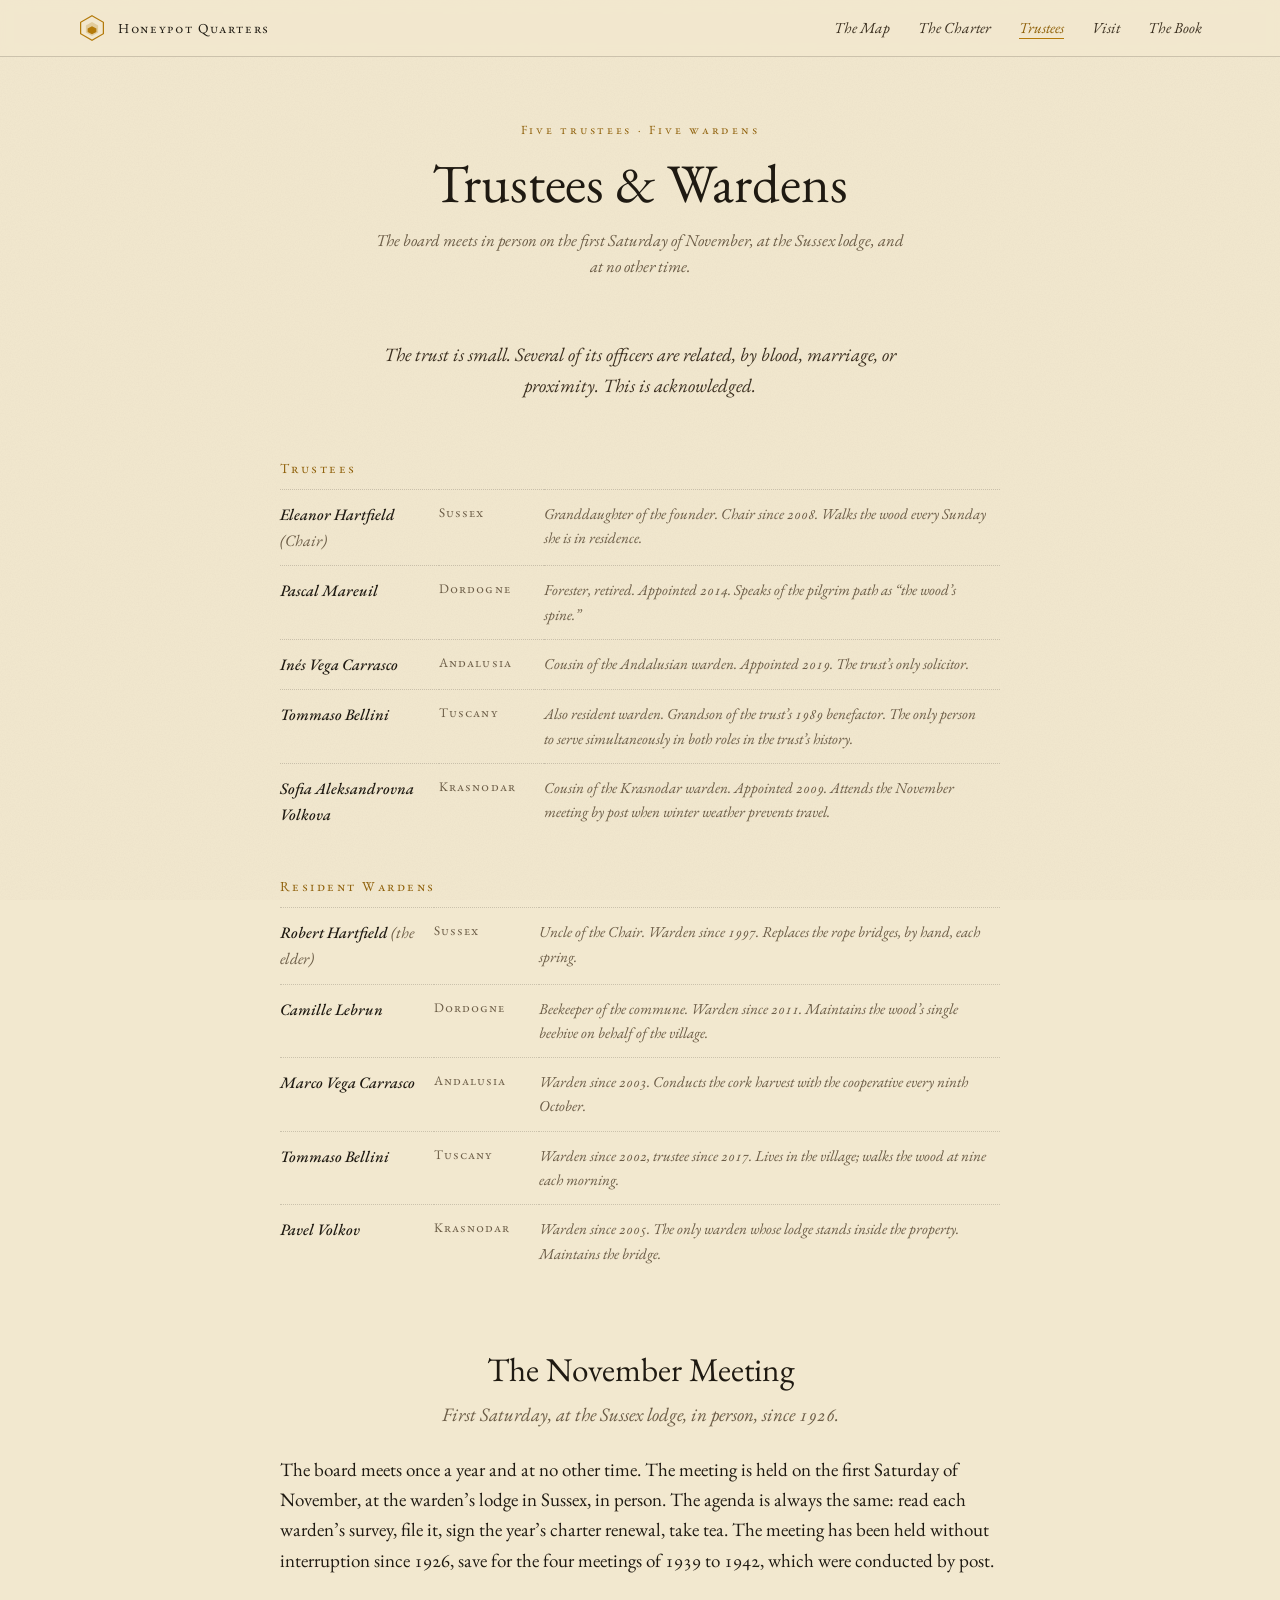
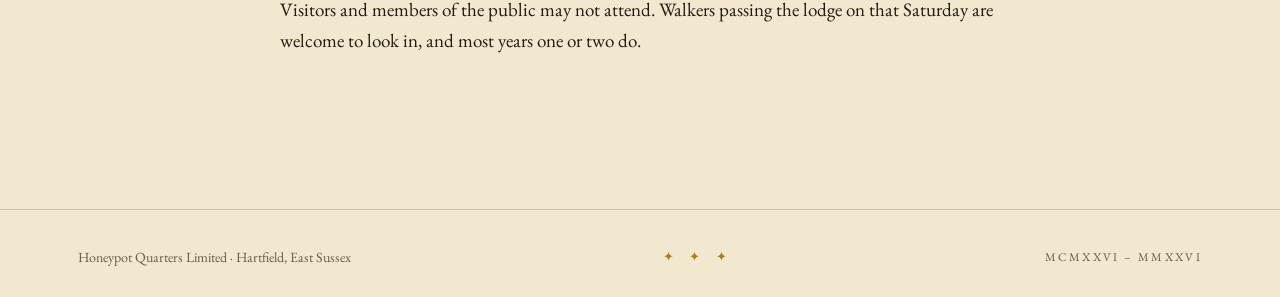
<file: trustees.html>
<!DOCTYPE html>
<html lang="en">
<head>
  <meta charset="UTF-8">
  <meta name="viewport" content="width=device-width, initial-scale=1.0">
  <meta name="description" content="The trustees and resident wardens of Honeypot Quarters Limited. Five of each. The full board meets in person on the first Saturday of November.">
  <title>Trustees &amp; Wardens — Honeypot Quarters</title>
  <link rel="icon" type="image/svg+xml" href="data:image/svg+xml;utf8,<svg xmlns='http://www.w3.org/2000/svg' viewBox='0 0 32 32'><polygon points='16,2 29,9.5 29,22.5 16,30 3,22.5 3,9.5' fill='none' stroke='%23B47A0A' stroke-width='2'/><polygon points='16,9 23,13 23,21 16,25 9,21 9,13' fill='%23B47A0A' opacity='0.25'/></svg>">
  <link rel="preconnect" href="https://fonts.googleapis.com">
  <link rel="preconnect" href="https://fonts.gstatic.com" crossorigin>
  <link href="https://fonts.googleapis.com/css2?family=EB+Garamond:ital,wght@0,400;0,500;1,400&family=IM+Fell+English:ital@0;1&family=Caveat:wght@400;600&display=swap" rel="stylesheet">
  <link rel="stylesheet" href="/styles.css">
</head>
<body>

  <header class="topnav">
    <div class="topnav-inner">
      <a class="topnav-brand" href="/">
        <svg viewBox="0 0 32 32" aria-hidden="true">
          <polygon points="16,2 29,9.5 29,22.5 16,30 3,22.5 3,9.5" fill="none" stroke="#B47A0A" stroke-width="1.4"/>
          <polygon points="16,9 23,13 23,21 16,25 9,21 9,13" fill="#B47A0A" opacity="0.25"/>
          <polygon points="16,14 21,16.5 21,20.5 16,23 11,20.5 11,16.5" fill="#B47A0A"/>
        </svg>
        <span class="name">Honeypot Quarters</span>
      </a>
      <button class="topnav-toggle" id="navToggle" aria-expanded="false">Menu</button>
      <ul class="topnav-links" id="navLinks">
        <li><a href="/">The Map</a></li>
        <li><a href="/charter">The Charter</a></li>
        <li><a class="is-current" href="/trustees">Trustees</a></li>
        <li><a href="/visit">Visit</a></li>
        <li><a href="/visitors-book">The Book</a></li>
      </ul>
    </div>
  </header>

  <main>

    <section class="content-hero">
      <span class="eyebrow">Five trustees · Five wardens</span>
      <h1>Trustees &amp; Wardens</h1>
      <p class="sub">The board meets in person on the first Saturday of November, at the Sussex lodge, and at no other time.</p>
    </section>

    <section class="content-body">
      <div class="col">

        <p style="text-align: center; font-style: italic; color: var(--ink-soft); max-width: 540px; margin: 0 auto 56px;">
          The trust is small. Several of its officers are related, by blood, marriage, or proximity. This is acknowledged.
        </p>

        <table class="roster-table">
          <caption>Trustees</caption>
          <tbody>
            <tr>
              <th>Eleanor Hartfield <em style="font-weight: 400; color: var(--muted);">(Chair)</em></th>
              <td class="where">Sussex</td>
              <td class="note">Granddaughter of the founder. Chair since 2008. Walks the wood every Sunday she is in residence.</td>
            </tr>
            <tr>
              <th>Pascal Mareuil</th>
              <td class="where">Dordogne</td>
              <td class="note">Forester, retired. Appointed 2014. Speaks of the pilgrim path as &ldquo;the wood&rsquo;s spine.&rdquo;</td>
            </tr>
            <tr>
              <th>Inés Vega Carrasco</th>
              <td class="where">Andalusia</td>
              <td class="note">Cousin of the Andalusian warden. Appointed 2019. The trust&rsquo;s only solicitor.</td>
            </tr>
            <tr>
              <th>Tommaso Bellini</th>
              <td class="where">Tuscany</td>
              <td class="note">Also resident warden. Grandson of the trust&rsquo;s 1989 benefactor. The only person to serve simultaneously in both roles in the trust&rsquo;s history.</td>
            </tr>
            <tr>
              <th>Sofia Aleksandrovna Volkova</th>
              <td class="where">Krasnodar</td>
              <td class="note">Cousin of the Krasnodar warden. Appointed 2009. Attends the November meeting by post when winter weather prevents travel.</td>
            </tr>
          </tbody>
        </table>

        <table class="roster-table">
          <caption>Resident Wardens</caption>
          <tbody>
            <tr>
              <th>Robert Hartfield <em style="font-weight: 400; color: var(--muted);">(the elder)</em></th>
              <td class="where">Sussex</td>
              <td class="note">Uncle of the Chair. Warden since 1997. Replaces the rope bridges, by hand, each spring.</td>
            </tr>
            <tr>
              <th>Camille Lebrun</th>
              <td class="where">Dordogne</td>
              <td class="note">Beekeeper of the commune. Warden since 2011. Maintains the wood&rsquo;s single beehive on behalf of the village.</td>
            </tr>
            <tr>
              <th>Marco Vega Carrasco</th>
              <td class="where">Andalusia</td>
              <td class="note">Warden since 2003. Conducts the cork harvest with the cooperative every ninth October.</td>
            </tr>
            <tr>
              <th>Tommaso Bellini</th>
              <td class="where">Tuscany</td>
              <td class="note">Warden since 2002, trustee since 2017. Lives in the village; walks the wood at nine each morning.</td>
            </tr>
            <tr>
              <th>Pavel Volkov</th>
              <td class="where">Krasnodar</td>
              <td class="note">Warden since 2005. The only warden whose lodge stands inside the property. Maintains the bridge.</td>
            </tr>
          </tbody>
        </table>

        <section style="margin-top: 72px;">
          <h2 class="section-h" style="text-align:center; margin-bottom: 12px;">The November Meeting</h2>
          <p style="font-style: italic; color: var(--muted); text-align: center; max-width: 480px; margin: 0 auto 24px;">First Saturday, at the Sussex lodge, in person, since 1926.</p>
          <p>The board meets once a year and at no other time. The meeting is held on the first Saturday of November, at the warden&rsquo;s lodge in Sussex, in person. The agenda is always the same: read each warden&rsquo;s survey, file it, sign the year&rsquo;s charter renewal, take tea. The meeting has been held without interruption since 1926, save for the four meetings of 1939 to 1942, which were conducted by post.</p>
          <p>Visitors and members of the public may not attend. Walkers passing the lodge on that Saturday are welcome to look in, and most years one or two do.</p>
        </section>

      </div>
    </section>

  </main>

  <footer class="foot">
    <div class="foot-inner">
      <span>Honeypot Quarters Limited &middot; Hartfield, East Sussex</span>
      <span class="orn">✦ ✦ ✦</span>
      <span class="imprint">MCMXXVI – MMXXVI</span>
    </div>
  </footer>

  <script>
    var t = document.getElementById('navToggle');
    var l = document.getElementById('navLinks');
    if (t && l) {
      t.addEventListener('click', function () {
        var open = l.classList.toggle('is-open');
        t.setAttribute('aria-expanded', String(open));
      });
    }
  </script>
</body>
</html>
</file>
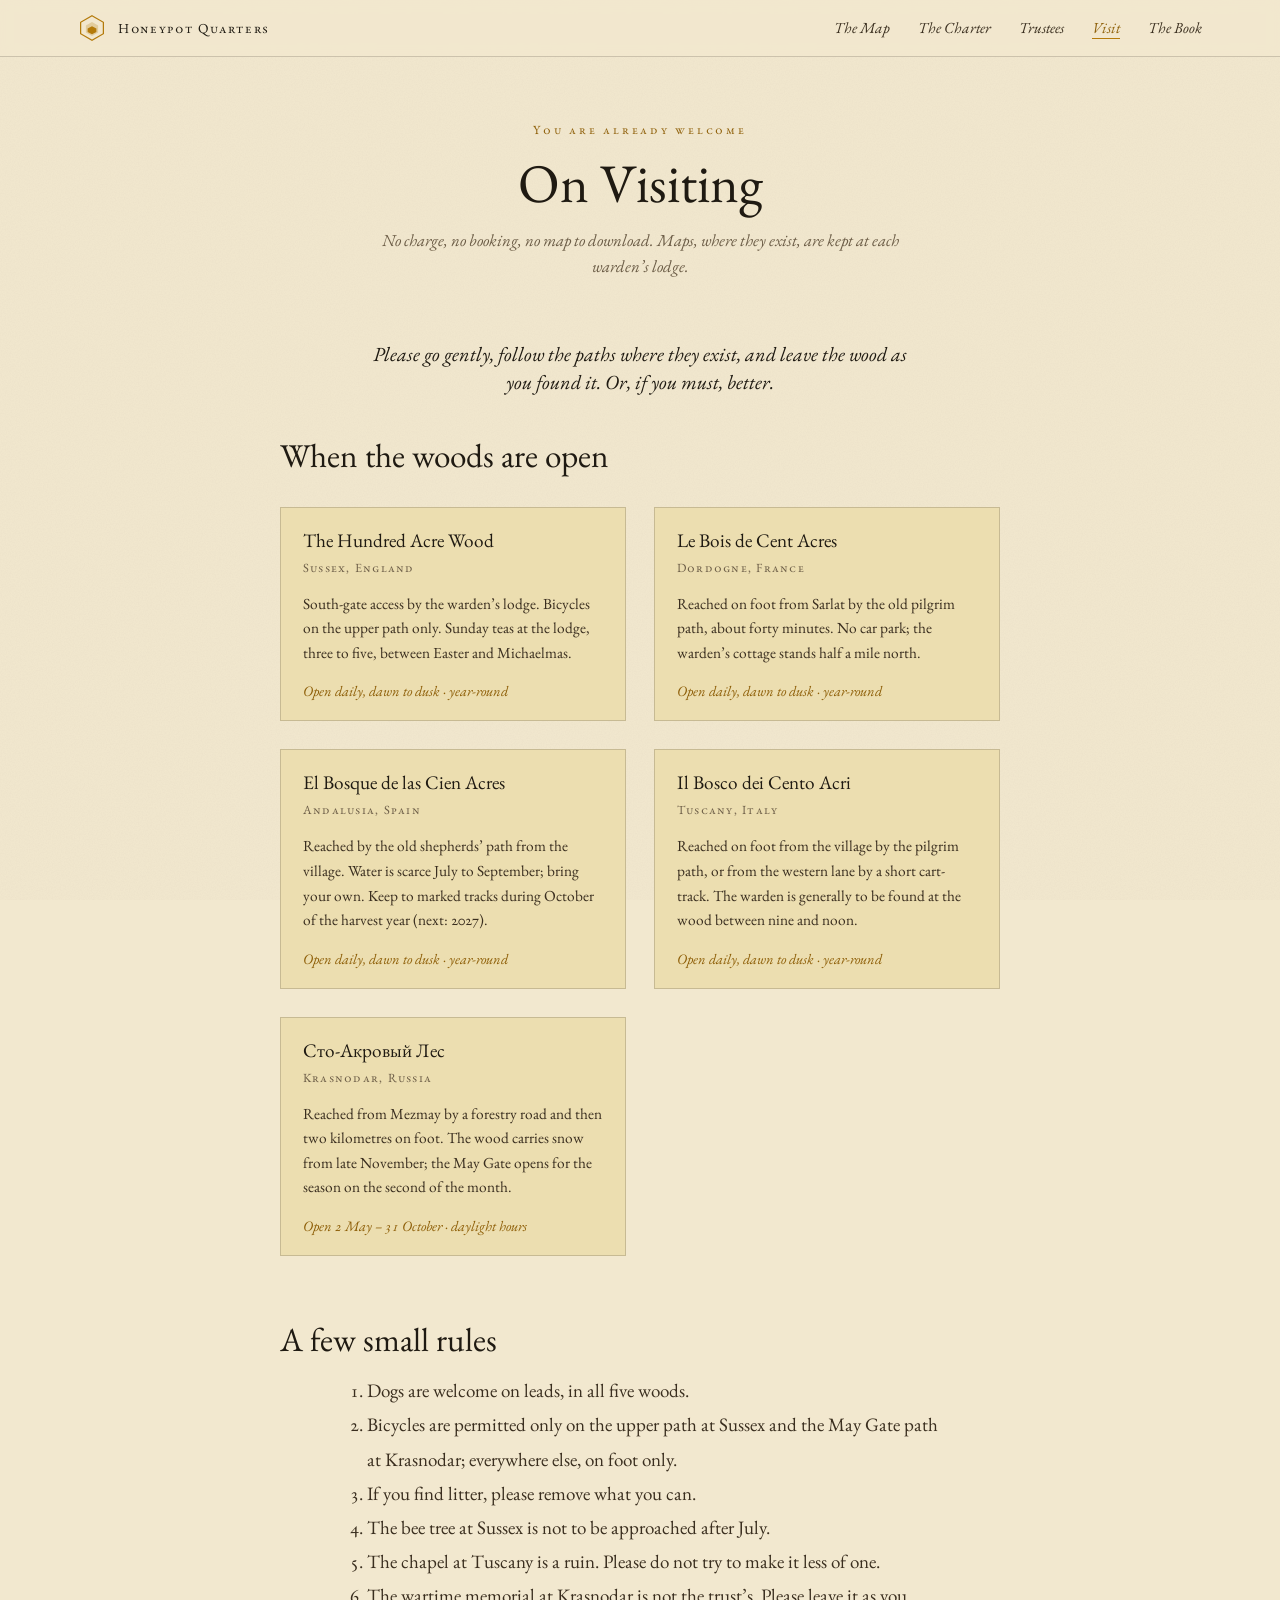
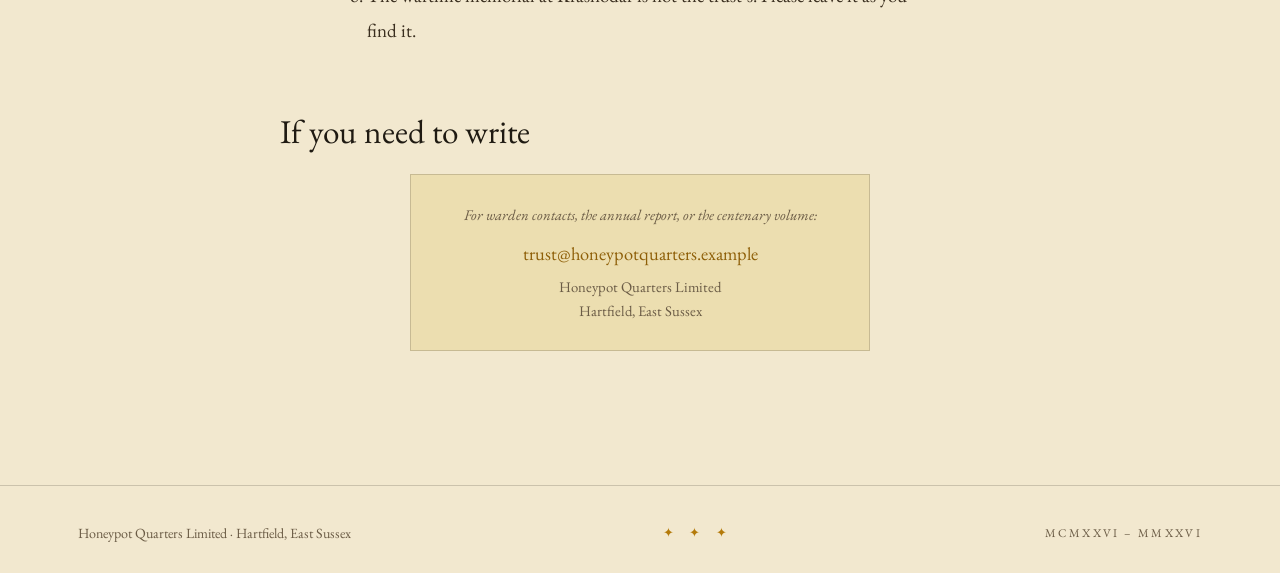
<file: visit.html>
<!DOCTYPE html>
<html lang="en">
<head>
  <meta charset="UTF-8">
  <meta name="viewport" content="width=device-width, initial-scale=1.0">
  <meta name="description" content="How to visit the five woods of Honeypot Quarters. No charge, no booking, no map to download. The woods are open in daylight, year-round (except Krasnodar, which is winter-closed).">
  <title>On Visiting — Honeypot Quarters</title>
  <link rel="icon" type="image/svg+xml" href="data:image/svg+xml;utf8,<svg xmlns='http://www.w3.org/2000/svg' viewBox='0 0 32 32'><polygon points='16,2 29,9.5 29,22.5 16,30 3,22.5 3,9.5' fill='none' stroke='%23B47A0A' stroke-width='2'/><polygon points='16,9 23,13 23,21 16,25 9,21 9,13' fill='%23B47A0A' opacity='0.25'/></svg>">
  <link rel="preconnect" href="https://fonts.googleapis.com">
  <link rel="preconnect" href="https://fonts.gstatic.com" crossorigin>
  <link href="https://fonts.googleapis.com/css2?family=EB+Garamond:ital,wght@0,400;0,500;1,400&family=IM+Fell+English:ital@0;1&family=Caveat:wght@400;600&display=swap" rel="stylesheet">
  <link rel="stylesheet" href="/styles.css">
</head>
<body>

  <header class="topnav">
    <div class="topnav-inner">
      <a class="topnav-brand" href="/">
        <svg viewBox="0 0 32 32" aria-hidden="true">
          <polygon points="16,2 29,9.5 29,22.5 16,30 3,22.5 3,9.5" fill="none" stroke="#B47A0A" stroke-width="1.4"/>
          <polygon points="16,9 23,13 23,21 16,25 9,21 9,13" fill="#B47A0A" opacity="0.25"/>
          <polygon points="16,14 21,16.5 21,20.5 16,23 11,20.5 11,16.5" fill="#B47A0A"/>
        </svg>
        <span class="name">Honeypot Quarters</span>
      </a>
      <button class="topnav-toggle" id="navToggle" aria-expanded="false">Menu</button>
      <ul class="topnav-links" id="navLinks">
        <li><a href="/">The Map</a></li>
        <li><a href="/charter">The Charter</a></li>
        <li><a href="/trustees">Trustees</a></li>
        <li><a class="is-current" href="/visit">Visit</a></li>
        <li><a href="/visitors-book">The Book</a></li>
      </ul>
    </div>
  </header>

  <main>

    <section class="content-hero">
      <span class="eyebrow">You are already welcome</span>
      <h1>On Visiting</h1>
      <p class="sub">No charge, no booking, no map to download. Maps, where they exist, are kept at each warden&rsquo;s lodge.</p>
    </section>

    <section class="content-body">
      <div class="col">

        <p style="font-family: var(--display); font-size: 1.25rem; font-style: italic; color: var(--ink); line-height: 1.4; text-align: center; max-width: 540px; margin: 0 auto 40px;">
          Please go gently, follow the paths where they exist, and leave the wood as you found it. Or, if you must, better.
        </p>

        <h2 class="section-h">When the woods are open</h2>

        <div class="visit-grid">
          <div class="visit-card">
            <h3>The Hundred Acre Wood</h3>
            <span class="where">Sussex, England</span>
            <p>South-gate access by the warden&rsquo;s lodge. Bicycles on the upper path only. Sunday teas at the lodge, three to five, between Easter and Michaelmas.</p>
            <p class="open">Open daily, dawn to dusk &middot; year-round</p>
          </div>

          <div class="visit-card">
            <h3>Le Bois de Cent Acres</h3>
            <span class="where">Dordogne, France</span>
            <p>Reached on foot from Sarlat by the old pilgrim path, about forty minutes. No car park; the warden&rsquo;s cottage stands half a mile north.</p>
            <p class="open">Open daily, dawn to dusk &middot; year-round</p>
          </div>

          <div class="visit-card">
            <h3>El Bosque de las Cien Acres</h3>
            <span class="where">Andalusia, Spain</span>
            <p>Reached by the old shepherds&rsquo; path from the village. Water is scarce July to September; bring your own. Keep to marked tracks during October of the harvest year (next: 2027).</p>
            <p class="open">Open daily, dawn to dusk &middot; year-round</p>
          </div>

          <div class="visit-card">
            <h3>Il Bosco dei Cento Acri</h3>
            <span class="where">Tuscany, Italy</span>
            <p>Reached on foot from the village by the pilgrim path, or from the western lane by a short cart-track. The warden is generally to be found at the wood between nine and noon.</p>
            <p class="open">Open daily, dawn to dusk &middot; year-round</p>
          </div>

          <div class="visit-card">
            <h3>Сто-Акровый Лес</h3>
            <span class="where">Krasnodar, Russia</span>
            <p>Reached from Mezmay by a forestry road and then two kilometres on foot. The wood carries snow from late November; the May Gate opens for the season on the second of the month.</p>
            <p class="open">Open 2 May – 31 October &middot; daylight hours</p>
          </div>
        </div>

        <h2 class="section-h" style="margin-top: 64px;">A few small rules</h2>

        <ol style="line-height: 1.8; max-width: 600px; margin: 16px auto 0; padding-left: 1.4em; color: var(--ink-soft);">
          <li>Dogs are welcome on leads, in all five woods.</li>
          <li>Bicycles are permitted only on the upper path at Sussex and the May Gate path at Krasnodar; everywhere else, on foot only.</li>
          <li>If you find litter, please remove what you can.</li>
          <li>The bee tree at Sussex is not to be approached after July.</li>
          <li>The chapel at Tuscany is a ruin. Please do not try to make it less of one.</li>
          <li>The wartime memorial at Krasnodar is not the trust&rsquo;s. Please leave it as you find it.</li>
        </ol>

        <h2 class="section-h" style="margin-top: 64px;">If you need to write</h2>

        <div style="text-align: center; margin: 24px auto 0; padding: 28px 32px; border: 1px solid var(--rule); max-width: 460px; background: var(--paper-warm);">
          <p style="font-style: italic; color: var(--muted); font-size: 0.92rem; margin: 0 0 12px;">For warden contacts, the annual report, or the centenary volume:</p>
          <p style="margin: 0 0 6px;"><a href="mailto:trust@honeypotquarters.example" style="font-family: var(--display); font-size: 1.15rem;">trust@honeypotquarters.example</a></p>
          <p style="font-size: 0.92rem; color: var(--muted); margin: 0;">Honeypot Quarters Limited<br>Hartfield, East Sussex</p>
        </div>

      </div>
    </section>

  </main>

  <footer class="foot">
    <div class="foot-inner">
      <span>Honeypot Quarters Limited &middot; Hartfield, East Sussex</span>
      <span class="orn">✦ ✦ ✦</span>
      <span class="imprint">MCMXXVI – MMXXVI</span>
    </div>
  </footer>

  <script>
    var t = document.getElementById('navToggle');
    var l = document.getElementById('navLinks');
    if (t && l) {
      t.addEventListener('click', function () {
        var open = l.classList.toggle('is-open');
        t.setAttribute('aria-expanded', String(open));
      });
    }
  </script>
</body>
</html>
</file>
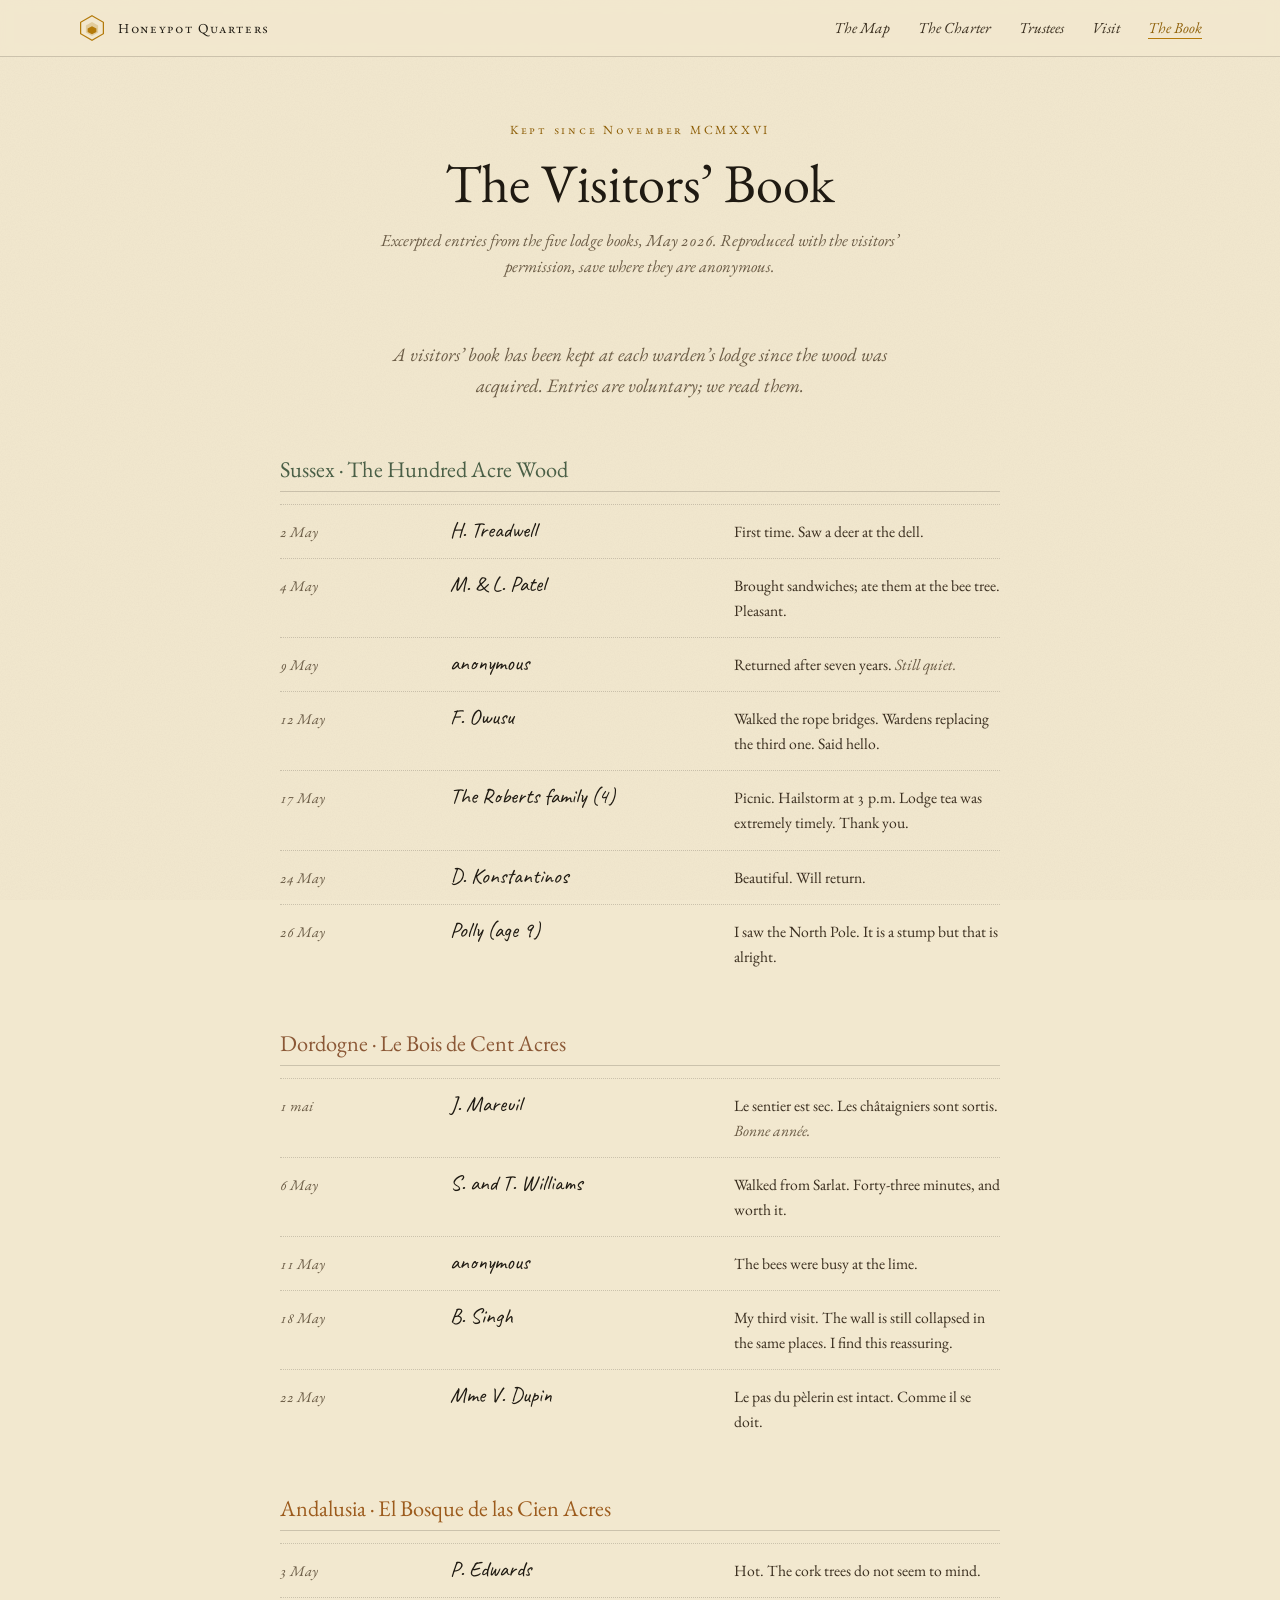
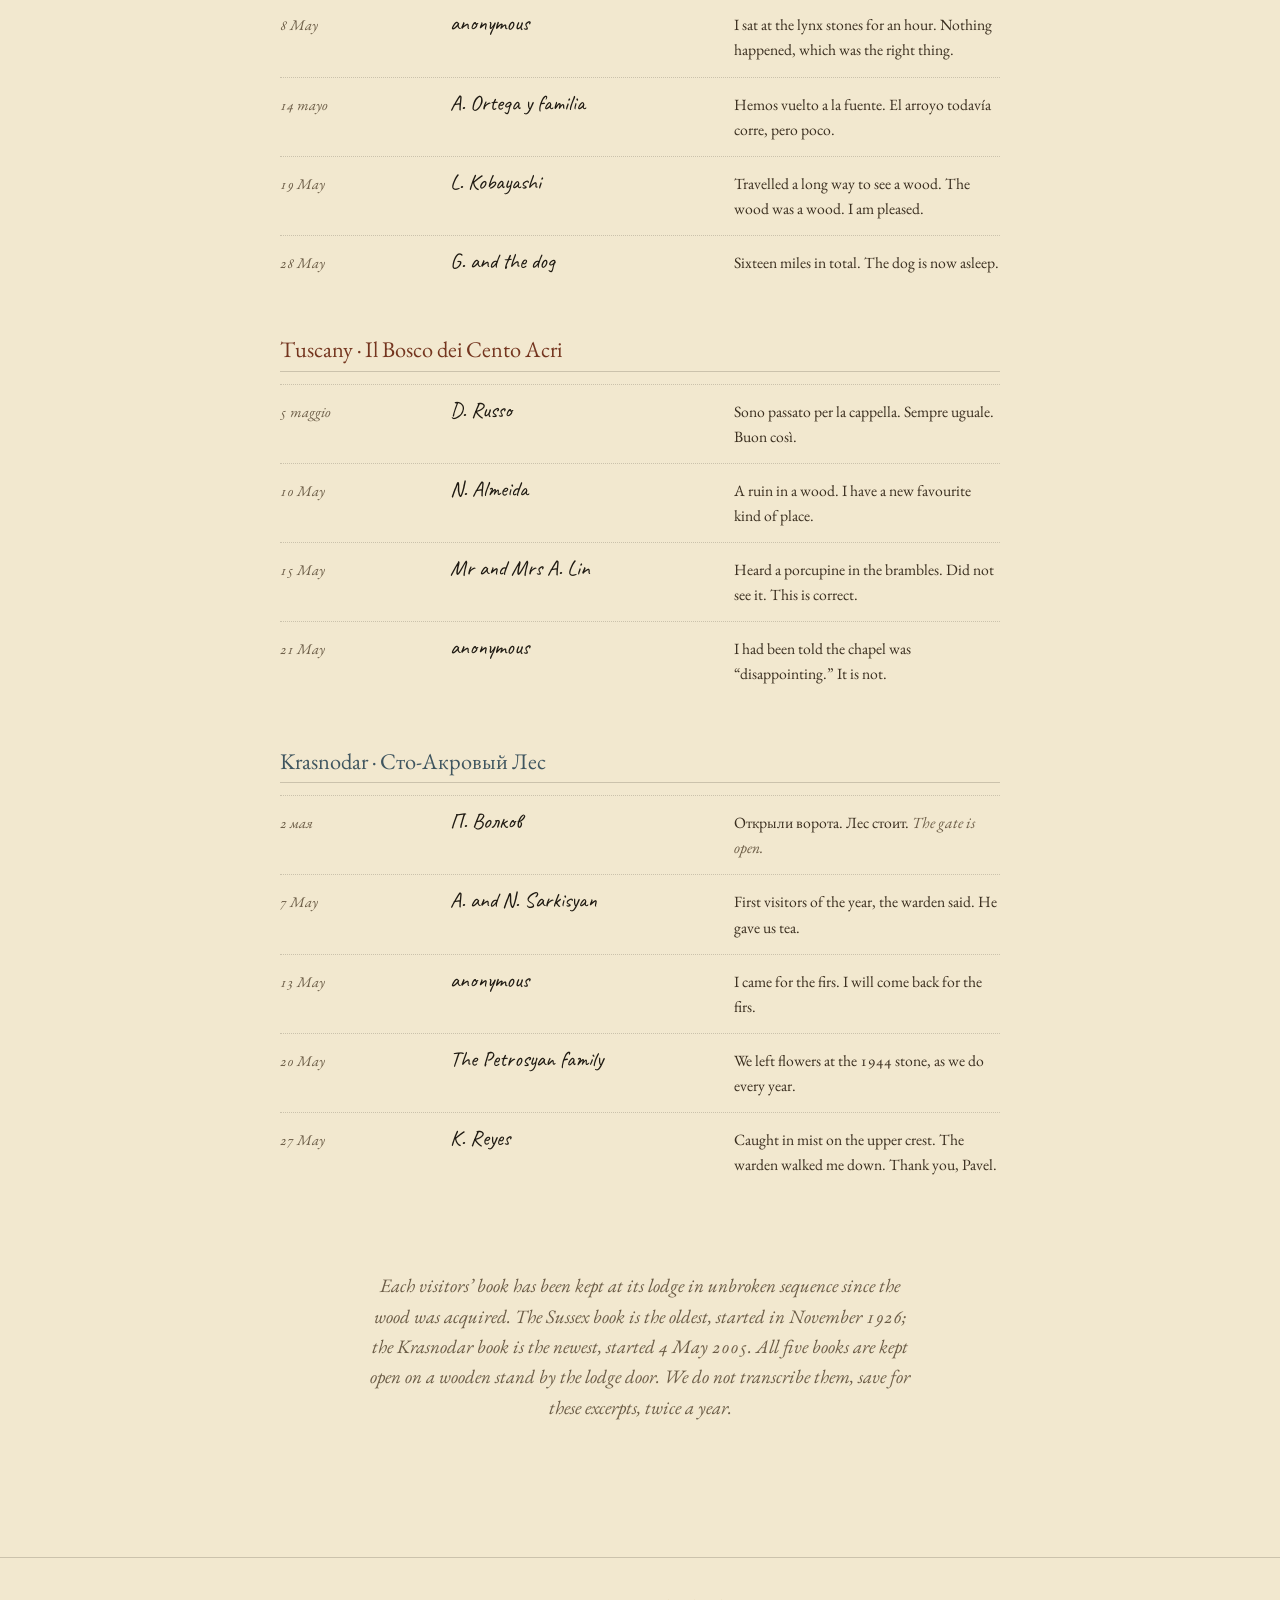
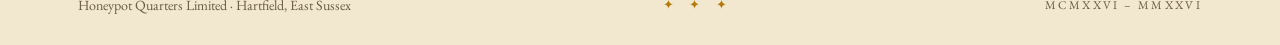
<file: visitors-book.html>
<!DOCTYPE html>
<html lang="en">
<head>
  <meta charset="UTF-8">
  <meta name="viewport" content="width=device-width, initial-scale=1.0">
  <meta name="description" content="The visitors' books of Honeypot Quarters, kept at all five lodges. Excerpted entries, May 2026.">
  <title>The Visitors&rsquo; Book — Honeypot Quarters</title>
  <link rel="icon" type="image/svg+xml" href="data:image/svg+xml;utf8,<svg xmlns='http://www.w3.org/2000/svg' viewBox='0 0 32 32'><polygon points='16,2 29,9.5 29,22.5 16,30 3,22.5 3,9.5' fill='none' stroke='%23B47A0A' stroke-width='2'/><polygon points='16,9 23,13 23,21 16,25 9,21 9,13' fill='%23B47A0A' opacity='0.25'/></svg>">
  <link rel="preconnect" href="https://fonts.googleapis.com">
  <link rel="preconnect" href="https://fonts.gstatic.com" crossorigin>
  <link href="https://fonts.googleapis.com/css2?family=EB+Garamond:ital,wght@0,400;0,500;1,400&family=IM+Fell+English:ital@0;1&family=Caveat:wght@400;600&display=swap" rel="stylesheet">
  <link rel="stylesheet" href="/styles.css">
</head>
<body>

  <header class="topnav">
    <div class="topnav-inner">
      <a class="topnav-brand" href="/">
        <svg viewBox="0 0 32 32" aria-hidden="true">
          <polygon points="16,2 29,9.5 29,22.5 16,30 3,22.5 3,9.5" fill="none" stroke="#B47A0A" stroke-width="1.4"/>
          <polygon points="16,9 23,13 23,21 16,25 9,21 9,13" fill="#B47A0A" opacity="0.25"/>
          <polygon points="16,14 21,16.5 21,20.5 16,23 11,20.5 11,16.5" fill="#B47A0A"/>
        </svg>
        <span class="name">Honeypot Quarters</span>
      </a>
      <button class="topnav-toggle" id="navToggle" aria-expanded="false">Menu</button>
      <ul class="topnav-links" id="navLinks">
        <li><a href="/">The Map</a></li>
        <li><a href="/charter">The Charter</a></li>
        <li><a href="/trustees">Trustees</a></li>
        <li><a href="/visit">Visit</a></li>
        <li><a class="is-current" href="/visitors-book">The Book</a></li>
      </ul>
    </div>
  </header>

  <main>

    <section class="content-hero">
      <span class="eyebrow">Kept since November MCMXXVI</span>
      <h1>The Visitors&rsquo; Book</h1>
      <p class="sub">Excerpted entries from the five lodge books, May 2026. Reproduced with the visitors&rsquo; permission, save where they are anonymous.</p>
    </section>

    <section class="content-body">
      <div class="col">

        <p style="text-align: center; font-style: italic; color: var(--muted); max-width: 540px; margin: 0 auto 56px;">
          A visitors&rsquo; book has been kept at each warden&rsquo;s lodge since the wood was acquired. Entries are voluntary; we read them.
        </p>

        <!-- ============ SUSSEX ============ -->
        <h2 class="book-lodge-head" style="color: #4A5F46;">Sussex &middot; The Hundred Acre Wood</h2>

        <div class="book-entry">
          <span class="book-date">2 May</span>
          <span class="book-name">H. Treadwell</span>
          <span class="book-note">First time. Saw a deer at the dell.</span>
        </div>
        <div class="book-entry">
          <span class="book-date">4 May</span>
          <span class="book-name">M. &amp; L. Patel</span>
          <span class="book-note">Brought sandwiches; ate them at the bee tree. Pleasant.</span>
        </div>
        <div class="book-entry">
          <span class="book-date">9 May</span>
          <span class="book-name">anonymous</span>
          <span class="book-note">Returned after seven years. <em>Still quiet.</em></span>
        </div>
        <div class="book-entry">
          <span class="book-date">12 May</span>
          <span class="book-name">F. Owusu</span>
          <span class="book-note">Walked the rope bridges. Wardens replacing the third one. Said hello.</span>
        </div>
        <div class="book-entry">
          <span class="book-date">17 May</span>
          <span class="book-name">The Roberts family (4)</span>
          <span class="book-note">Picnic. Hailstorm at 3 p.m. Lodge tea was extremely timely. Thank you.</span>
        </div>
        <div class="book-entry">
          <span class="book-date">24 May</span>
          <span class="book-name">D. Konstantinos</span>
          <span class="book-note">Beautiful. Will return.</span>
        </div>
        <div class="book-entry">
          <span class="book-date">26 May</span>
          <span class="book-name">Polly (age 9)</span>
          <span class="book-note">I saw the North Pole. It is a stump but that is alright.</span>
        </div>

        <!-- ============ DORDOGNE ============ -->
        <h2 class="book-lodge-head" style="color: #8B5836;">Dordogne &middot; Le Bois de Cent Acres</h2>

        <div class="book-entry">
          <span class="book-date">1 mai</span>
          <span class="book-name">J. Mareuil</span>
          <span class="book-note">Le sentier est sec. Les châtaigniers sont sortis. <em>Bonne année.</em></span>
        </div>
        <div class="book-entry">
          <span class="book-date">6 May</span>
          <span class="book-name">S. and T. Williams</span>
          <span class="book-note">Walked from Sarlat. Forty-three minutes, and worth it.</span>
        </div>
        <div class="book-entry">
          <span class="book-date">11 May</span>
          <span class="book-name">anonymous</span>
          <span class="book-note">The bees were busy at the lime.</span>
        </div>
        <div class="book-entry">
          <span class="book-date">18 May</span>
          <span class="book-name">B. Singh</span>
          <span class="book-note">My third visit. The wall is still collapsed in the same places. I find this reassuring.</span>
        </div>
        <div class="book-entry">
          <span class="book-date">22 May</span>
          <span class="book-name">Mme V. Dupin</span>
          <span class="book-note">Le pas du pèlerin est intact. Comme il se doit.</span>
        </div>

        <!-- ============ ANDALUSIA ============ -->
        <h2 class="book-lodge-head" style="color: #9C5B1D;">Andalusia &middot; El Bosque de las Cien Acres</h2>

        <div class="book-entry">
          <span class="book-date">3 May</span>
          <span class="book-name">P. Edwards</span>
          <span class="book-note">Hot. The cork trees do not seem to mind.</span>
        </div>
        <div class="book-entry">
          <span class="book-date">8 May</span>
          <span class="book-name">anonymous</span>
          <span class="book-note">I sat at the lynx stones for an hour. Nothing happened, which was the right thing.</span>
        </div>
        <div class="book-entry">
          <span class="book-date">14 mayo</span>
          <span class="book-name">A. Ortega y familia</span>
          <span class="book-note">Hemos vuelto a la fuente. El arroyo todavía corre, pero poco.</span>
        </div>
        <div class="book-entry">
          <span class="book-date">19 May</span>
          <span class="book-name">L. Kobayashi</span>
          <span class="book-note">Travelled a long way to see a wood. The wood was a wood. I am pleased.</span>
        </div>
        <div class="book-entry">
          <span class="book-date">28 May</span>
          <span class="book-name">G. and the dog</span>
          <span class="book-note">Sixteen miles in total. The dog is now asleep.</span>
        </div>

        <!-- ============ TUSCANY ============ -->
        <h2 class="book-lodge-head" style="color: #74351F;">Tuscany &middot; Il Bosco dei Cento Acri</h2>

        <div class="book-entry">
          <span class="book-date">5 maggio</span>
          <span class="book-name">D. Russo</span>
          <span class="book-note">Sono passato per la cappella. Sempre uguale. Buon così.</span>
        </div>
        <div class="book-entry">
          <span class="book-date">10 May</span>
          <span class="book-name">N. Almeida</span>
          <span class="book-note">A ruin in a wood. I have a new favourite kind of place.</span>
        </div>
        <div class="book-entry">
          <span class="book-date">15 May</span>
          <span class="book-name">Mr and Mrs A. Lin</span>
          <span class="book-note">Heard a porcupine in the brambles. Did not see it. This is correct.</span>
        </div>
        <div class="book-entry">
          <span class="book-date">21 May</span>
          <span class="book-name">anonymous</span>
          <span class="book-note">I had been told the chapel was &ldquo;disappointing.&rdquo; It is not.</span>
        </div>

        <!-- ============ KRASNODAR ============ -->
        <h2 class="book-lodge-head" style="color: #3F555F;">Krasnodar &middot; Сто-Акровый Лес</h2>

        <div class="book-entry">
          <span class="book-date">2 мая</span>
          <span class="book-name">П. Волков</span>
          <span class="book-note">Открыли ворота. Лес стоит. <em>The gate is open.</em></span>
        </div>
        <div class="book-entry">
          <span class="book-date">7 May</span>
          <span class="book-name">A. and N. Sarkisyan</span>
          <span class="book-note">First visitors of the year, the warden said. He gave us tea.</span>
        </div>
        <div class="book-entry">
          <span class="book-date">13 May</span>
          <span class="book-name">anonymous</span>
          <span class="book-note">I came for the firs. I will come back for the firs.</span>
        </div>
        <div class="book-entry">
          <span class="book-date">20 May</span>
          <span class="book-name">The Petrosyan family</span>
          <span class="book-note">We left flowers at the 1944 stone, as we do every year.</span>
        </div>
        <div class="book-entry">
          <span class="book-date">27 May</span>
          <span class="book-name">K. Reyes</span>
          <span class="book-note">Caught in mist on the upper crest. The warden walked me down. Thank you, Pavel.</span>
        </div>

        <!-- ============ A note about the book ============ -->
        <section style="margin-top: 80px; text-align: center;">
          <p style="font-style: italic; color: var(--muted); max-width: 540px; margin: 0 auto;">
            Each visitors&rsquo; book has been kept at its lodge in unbroken sequence since the wood was acquired. The Sussex book is the oldest, started in November 1926; the Krasnodar book is the newest, started 4 May 2005. All five books are kept open on a wooden stand by the lodge door. We do not transcribe them, save for these excerpts, twice a year.
          </p>
        </section>

      </div>
    </section>

  </main>

  <footer class="foot">
    <div class="foot-inner">
      <span>Honeypot Quarters Limited &middot; Hartfield, East Sussex</span>
      <span class="orn">✦ ✦ ✦</span>
      <span class="imprint">MCMXXVI – MMXXVI</span>
    </div>
  </footer>

  <script>
    var t = document.getElementById('navToggle');
    var l = document.getElementById('navLinks');
    if (t && l) {
      t.addEventListener('click', function () {
        var open = l.classList.toggle('is-open');
        t.setAttribute('aria-expanded', String(open));
      });
    }
  </script>
</body>
</html>
</file>
<file: styles.css>
/* ============================================================
   HONEYPOT QUARTERS — shared styles
   ============================================================ */

:root {
  --paper:        #F2E8CF;
  --paper-warm:   #ECDEB0;
  --paper-deep:   #E0D0A6;
  --ink:          #1F1A12;
  --ink-soft:     #3A2E1F;
  --muted:        #6B5C46;
  --rule:         rgba(31, 26, 18, 0.18);
  --rule-soft:    rgba(31, 26, 18, 0.10);
  --gold:         #B47A0A;
  --gold-deep:    #8E5F08;
  --honey:        #E2A30C;

  /* Wood accents (overridden on .wood--* body classes) */
  --accent:       #B47A0A;
  --accent-soft:  rgba(180, 122, 10, 0.14);
  --accent-deep:  #8E5F08;

  --serif:        'EB Garamond', Garamond, Georgia, serif;
  --display:      'IM Fell English', 'EB Garamond', Garamond, serif;
  --hand:         'Caveat', 'Bradley Hand', cursive;

  --max:          1180px;
  --measure:      640px;
}

*, *::before, *::after { box-sizing: border-box; }

html { scroll-behavior: smooth; }

body {
  margin: 0;
  padding: 0;
  font-family: var(--serif);
  font-size: 19px;
  line-height: 1.6;
  color: var(--ink);
  background: var(--paper);
  font-feature-settings: "kern", "liga", "onum", "calt";
  -webkit-font-smoothing: antialiased;
  text-rendering: optimizeLegibility;
  overflow-x: hidden;
}

/* Faint paper grain (multiply blended noise) */
body::before {
  content: "";
  position: fixed;
  inset: 0;
  pointer-events: none;
  background-image: url("data:image/svg+xml;utf8,<svg xmlns='http://www.w3.org/2000/svg' width='220' height='220'><filter id='n'><feTurbulence type='fractalNoise' baseFrequency='0.78' numOctaves='2' stitchTiles='stitch'/><feColorMatrix values='0 0 0 0 0.10 0 0 0 0 0.08 0 0 0 0 0.05 0 0 0 0.06 0'/></filter><rect width='220' height='220' filter='url(%23n)'/></svg>");
  mix-blend-mode: multiply;
  opacity: 0.55;
  z-index: 0;
}

main, header, footer, section { position: relative; z-index: 1; }

p { margin: 0 0 1em; hyphens: auto; -webkit-hyphens: auto; }

a {
  color: var(--accent-deep);
  text-decoration: none;
  border-bottom: 1px solid transparent;
  transition: border-color 0.2s ease, color 0.2s ease;
}
a:hover { border-bottom-color: currentColor; }

::selection { background: var(--accent); color: var(--paper); }

/* ============================================================
   TOP NAV
   ============================================================ */

.topnav {
  position: relative;
  z-index: 10;
  border-bottom: 1px solid var(--rule);
  background: rgba(242, 232, 207, 0.78);
  backdrop-filter: blur(6px);
}
.topnav-inner {
  max-width: var(--max);
  margin: 0 auto;
  padding: 14px 28px;
  display: flex;
  align-items: center;
  gap: 24px;
  justify-content: space-between;
}
.topnav-brand {
  display: flex;
  align-items: center;
  gap: 12px;
  font-family: var(--display);
  font-size: 1.02rem;
  letter-spacing: 0.02em;
  color: var(--ink);
  border-bottom: none;
}
.topnav-brand:hover { color: var(--accent-deep); }
.topnav-brand svg {
  width: 28px; height: 28px;
  display: block;
}
.topnav-brand .name {
  font-variant: small-caps;
  letter-spacing: 0.12em;
  font-size: 0.86rem;
}
.topnav-links {
  list-style: none;
  margin: 0; padding: 0;
  display: flex;
  gap: 28px;
  font-size: 0.96rem;
}
.topnav-links a {
  color: var(--ink-soft);
  font-style: italic;
  border-bottom: none;
}
.topnav-links a:hover { color: var(--accent-deep); }
.topnav-links a.is-current {
  color: var(--accent-deep);
  border-bottom: 1px solid var(--accent);
}
.topnav-toggle {
  display: none;
  background: none;
  border: 1px solid var(--rule);
  border-radius: 4px;
  padding: 6px 10px;
  font-family: var(--serif);
  font-style: italic;
  color: var(--ink);
  cursor: pointer;
}

@media (max-width: 760px) {
  .topnav-inner { padding: 12px 18px; }
  .topnav-toggle { display: inline-block; }
  .topnav-links {
    position: absolute;
    top: 100%; left: 0; right: 0;
    background: var(--paper);
    border-bottom: 1px solid var(--rule);
    flex-direction: column;
    gap: 0;
    padding: 6px 0;
    display: none;
  }
  .topnav-links.is-open { display: flex; }
  .topnav-links li { border-top: 1px solid var(--rule-soft); }
  .topnav-links a { display: block; padding: 12px 22px; }
}

/* ============================================================
   PAGE / LAYOUT
   ============================================================ */

.wrap {
  max-width: var(--max);
  margin: 0 auto;
  padding: 0 28px;
}
.measure {
  max-width: var(--measure);
  margin-left: auto;
  margin-right: auto;
}

/* ============================================================
   TYPE
   ============================================================ */

h1, h2, h3, h4 {
  font-family: var(--display);
  font-weight: 400;
  margin: 0 0 0.5em;
  color: var(--ink);
  text-wrap: balance;
  line-height: 1.15;
}

h1.page-title {
  font-size: clamp(2.4rem, 5vw, 3.6rem);
  letter-spacing: -0.005em;
  margin-bottom: 0.2em;
}

h2.section-h {
  font-size: clamp(1.6rem, 2.6vw, 2.1rem);
  margin-bottom: 14px;
}

h3 { font-size: 1.3rem; }

.eyebrow {
  display: inline-block;
  font-family: var(--serif);
  font-variant: small-caps;
  letter-spacing: 0.22em;
  font-size: 0.78rem;
  color: var(--accent-deep);
  margin: 0 0 12px;
}

.lede {
  font-size: 1.15rem;
  color: var(--ink-soft);
  font-style: italic;
  margin-bottom: 1.4em;
}

.smallcaps {
  font-variant: small-caps;
  letter-spacing: 0.14em;
  font-size: 0.82rem;
  color: var(--muted);
}

blockquote {
  margin: 1.4em 0;
  padding: 0 0 0 22px;
  border-left: 2px solid var(--accent);
  font-style: italic;
  color: var(--ink-soft);
}

hr.rule {
  border: 0;
  height: 1px;
  background: var(--rule);
  margin: 64px 0;
}

.ornament-row {
  text-align: center;
  color: var(--accent);
  letter-spacing: 0.7em;
  padding-left: 0.7em;
  font-size: 0.78rem;
  margin: 72px 0 56px;
  opacity: 0.7;
}

/* ============================================================
   BUTTONS
   ============================================================ */

.btn {
  display: inline-block;
  padding: 11px 22px;
  border: 1px solid var(--ink);
  background: transparent;
  font-family: var(--display);
  font-size: 1rem;
  color: var(--ink);
  cursor: pointer;
  transition: background 0.2s, color 0.2s;
  border-bottom-width: 1px;
}
.btn:hover { background: var(--ink); color: var(--paper); }
.btn--gold {
  background: var(--accent);
  border-color: var(--accent);
  color: var(--paper);
}
.btn--gold:hover { background: var(--accent-deep); border-color: var(--accent-deep); }

/* ============================================================
   FOOTER
   ============================================================ */

.foot {
  margin-top: 110px;
  border-top: 1px solid var(--rule);
  padding: 36px 0 28px;
  color: var(--muted);
  font-size: 0.88rem;
}
.foot-inner {
  max-width: var(--max);
  margin: 0 auto;
  padding: 0 28px;
  display: flex;
  justify-content: space-between;
  align-items: center;
  flex-wrap: wrap;
  gap: 18px;
}
.foot .imprint {
  font-variant: small-caps;
  letter-spacing: 0.2em;
  font-size: 0.74rem;
}
.foot .orn {
  color: var(--accent);
  letter-spacing: 0.5em;
  font-size: 0.8rem;
}

/* ============================================================
   WOOD ACCENTS (per-wood theming)
   ============================================================ */

.wood--sussex    { --accent: #6B8466; --accent-soft: rgba(107, 132, 102, 0.16); --accent-deep: #4A5F46; }
.wood--dordogne  { --accent: #B07650; --accent-soft: rgba(176, 118, 80, 0.15);  --accent-deep: #8B5836; }
.wood--andalusia { --accent: #C97A2D; --accent-soft: rgba(201, 122, 45, 0.14);  --accent-deep: #9C5B1D; }
.wood--tuscany   { --accent: #9B4A30; --accent-soft: rgba(155, 74, 48, 0.14);   --accent-deep: #74351F; }
.wood--krasnodar { --accent: #5A7480; --accent-soft: rgba(90, 116, 128, 0.14);  --accent-deep: #3F555F; }

/* ============================================================
   HEX SIGIL (trust mark + per-wood emblems)
   ============================================================ */

.sigil { display: inline-block; }
.sigil-cell { fill: none; stroke: currentColor; stroke-width: 1.3; }
.sigil-inner { fill: currentColor; opacity: 0.18; }
.sigil-emblem { fill: currentColor; }

/* ============================================================
   HOMEPAGE — Europe map
   ============================================================ */

.hero {
  padding: 56px 0 32px;
  text-align: center;
}
.hero h1 {
  font-size: clamp(2.6rem, 6vw, 4.4rem);
  margin: 0 0 14px;
  letter-spacing: -0.01em;
}
.hero h1 em { color: var(--accent-deep); font-style: italic; }
.hero .tag {
  font-style: italic;
  color: var(--ink-soft);
  font-size: 1.1rem;
  max-width: 540px;
  margin: 0 auto;
}

.europe {
  max-width: 1100px;
  margin: 0 auto;
  padding: 0 18px 36px;
}
.europe-frame {
  position: relative;
  background: var(--paper-warm);
  border: 1px solid var(--rule);
  border-radius: 4px;
  padding: 28px 24px 22px;
  box-shadow: 0 24px 50px -28px rgba(31, 26, 18, 0.25);
}
.europe-frame::after {
  content: "";
  position: absolute;
  inset: 6px;
  border: 1px solid var(--rule-soft);
  pointer-events: none;
  border-radius: 2px;
}
.europe-caption {
  text-align: center;
  font-variant: small-caps;
  letter-spacing: 0.24em;
  font-size: 0.76rem;
  color: var(--muted);
  margin: 18px 0 4px;
}
.europe-sub {
  text-align: center;
  font-style: italic;
  color: var(--muted);
  font-size: 0.9rem;
  margin: 0;
}

.europe svg { display: block; width: 100%; height: auto; }

.pin { cursor: pointer; }
.pin-dot {
  fill: var(--gold);
  stroke: var(--ink);
  stroke-width: 1.3;
  transition: r 0.18s ease, fill 0.18s ease;
}
.pin:hover .pin-dot { fill: var(--honey); r: 9; }
.pin-label {
  font-family: var(--display);
  font-size: 13px;
  fill: var(--ink);
  text-anchor: start;
}
.pin-label-sub {
  font-family: var(--serif);
  font-style: italic;
  font-size: 11px;
  fill: var(--muted);
}

/* ============================================================
   HOMEPAGE — woods grid below map
   ============================================================ */

.woods-grid {
  display: grid;
  grid-template-columns: repeat(5, 1fr);
  gap: 14px;
  padding: 64px 0 24px;
}
@media (max-width: 980px) { .woods-grid { grid-template-columns: repeat(2, 1fr); } }
@media (max-width: 540px) { .woods-grid { grid-template-columns: 1fr; } }

.wood-card {
  background: var(--paper-warm);
  border: 1px solid var(--rule);
  padding: 22px 18px 20px;
  text-align: center;
  border-bottom: none;
  transition: background 0.2s ease, transform 0.2s ease;
}
.wood-card:hover { background: var(--paper-deep); transform: translateY(-2px); }
.wood-card .sigil { margin-bottom: 14px; }
.wood-card .roman {
  font-style: italic;
  color: var(--accent-deep);
  font-size: 0.86rem;
  letter-spacing: 0.08em;
}
.wood-card h3 {
  font-family: var(--display);
  font-size: 1.15rem;
  margin: 4px 0 2px;
  color: var(--ink);
}
.wood-card .where {
  font-variant: small-caps;
  letter-spacing: 0.1em;
  font-size: 0.74rem;
  color: var(--muted);
}

/* ============================================================
   HOMEPAGE — three-up: trust / woods / visit
   ============================================================ */

.threeup {
  display: grid;
  grid-template-columns: repeat(3, 1fr);
  gap: 42px;
  padding: 72px 0 24px;
  border-top: 1px solid var(--rule);
}
@media (max-width: 800px) {
  .threeup { grid-template-columns: 1fr; gap: 30px; }
}
.threeup h3 {
  font-family: var(--display);
  font-size: 1.35rem;
  margin-bottom: 10px;
}
.threeup p { color: var(--ink-soft); }
.threeup a.more {
  font-style: italic;
  color: var(--accent-deep);
  font-size: 0.95rem;
}
.threeup a.more::after {
  content: " →";
}

/* ============================================================
   WOOD PAGE
   ============================================================ */

.wood-photo-hero {
  position: relative;
  height: clamp(360px, 60vh, 560px);
  overflow: hidden;
}
.wood-photo-hero img {
  width: 100%; height: 100%;
  object-fit: cover;
  display: block;
  filter: contrast(0.96) saturate(0.95);
}
.wood-photo-hero::after {
  content: "";
  position: absolute; inset: 0;
  background:
    linear-gradient(180deg, rgba(31,26,18,0.45) 0%, transparent 35%, rgba(31,26,18,0.55) 100%),
    linear-gradient(90deg, var(--accent-soft), transparent 60%);
}
.wood-photo-text {
  position: absolute;
  left: 0; right: 0; bottom: 36px;
  z-index: 2;
  max-width: var(--max);
  margin: 0 auto;
  padding: 0 28px;
  color: var(--paper);
}
.wood-photo-text .roman {
  display: inline-block;
  font-family: var(--serif);
  font-style: italic;
  letter-spacing: 0.08em;
  font-size: 0.92rem;
  background: var(--accent);
  color: var(--paper);
  padding: 4px 12px;
  border-radius: 2px;
  margin-bottom: 14px;
}
.wood-photo-text h1 {
  font-family: var(--display);
  font-size: clamp(2.4rem, 6vw, 4.6rem);
  line-height: 1.05;
  margin: 0 0 10px;
  color: var(--paper);
  text-shadow: 0 2px 24px rgba(0,0,0,0.5);
  max-width: 14ch;
}
.wood-photo-text .where {
  font-variant: small-caps;
  letter-spacing: 0.16em;
  font-size: 0.92rem;
  color: var(--paper);
  opacity: 0.9;
  text-shadow: 0 1px 12px rgba(0,0,0,0.5);
}

.wood-hero {
  padding: 48px 0 16px;
  border-bottom: 1px solid var(--rule);
  margin-bottom: 0;
}
.wood-hero-inner {
  max-width: var(--max);
  margin: 0 auto;
  padding: 0 28px;
  display: grid;
  grid-template-columns: 1fr auto;
  gap: 36px;
  align-items: end;
}
@media (max-width: 720px) {
  .wood-hero-inner { grid-template-columns: 1fr; gap: 18px; }
}
.wood-hero .roman {
  font-style: italic;
  color: var(--accent-deep);
  letter-spacing: 0.08em;
  font-size: 0.9rem;
  display: block;
  margin-bottom: 6px;
}
.wood-hero h1 {
  font-size: clamp(2.6rem, 5.6vw, 4rem);
  margin: 0 0 8px;
  color: var(--ink);
}
.wood-hero .where {
  font-variant: small-caps;
  letter-spacing: 0.14em;
  font-size: 0.86rem;
  color: var(--muted);
}
.wood-hero .sigil { color: var(--accent); }
.wood-band {
  height: 4px;
  background: var(--accent);
  opacity: 0.7;
}

.wood-body {
  padding: 56px 0 24px;
}
.wood-body-inner {
  max-width: var(--max);
  margin: 0 auto;
  padding: 0 28px;
  display: grid;
  grid-template-columns: minmax(0, 1.7fr) minmax(0, 1fr);
  gap: 56px;
}
@media (max-width: 900px) {
  .wood-body-inner { grid-template-columns: 1fr; gap: 36px; }
}

.wood-map {
  background: var(--paper-warm);
  border: 1px solid var(--rule);
  border-radius: 4px;
  padding: 22px 18px 14px;
  position: relative;
}
.wood-map::after {
  content: "";
  position: absolute;
  inset: 5px;
  border: 1px solid var(--rule-soft);
  pointer-events: none;
  border-radius: 2px;
}
.wood-map svg { display: block; width: 100%; height: auto; }
.wood-map-cap {
  text-align: center;
  font-variant: small-caps;
  letter-spacing: 0.22em;
  font-size: 0.74rem;
  color: var(--muted);
  margin: 14px 0 0;
}

.map-boundary { fill: var(--accent-soft); stroke: var(--accent-deep); stroke-width: 1.6; stroke-linejoin: round; }
.map-path { fill: none; stroke: var(--ink-soft); stroke-width: 1.2; stroke-dasharray: 3 4; stroke-linecap: round; opacity: 0.7; }
.map-water { fill: rgba(90, 116, 128, 0.20); stroke: rgba(90, 116, 128, 0.5); stroke-width: 0.8; }
.map-tree { fill: var(--accent-deep); }
.map-feature { fill: var(--ink); }
.map-feature-outline { fill: none; stroke: var(--ink); stroke-width: 1.2; }
.map-label {
  font-family: var(--display);
  font-size: 11px;
  fill: var(--ink);
}
.map-label-hand {
  font-family: var(--hand);
  font-size: 16px;
  fill: var(--ink);
}
.map-num {
  fill: var(--paper);
  stroke: var(--ink);
  stroke-width: 1.2;
}
.map-num-text {
  font-family: var(--serif);
  font-size: 10px;
  font-style: italic;
  fill: var(--ink);
  text-anchor: middle;
}
.map-compass { fill: var(--ink); }
.map-scale { stroke: var(--ink); stroke-width: 1.2; fill: none; }

.wood-prose h2 { margin-top: 0; }
.wood-prose .dropcap::first-letter {
  font-family: var(--display);
  float: left;
  font-size: 3.4em;
  line-height: 0.88;
  padding: 6px 8px 0 0;
  color: var(--accent-deep);
}

.legend {
  margin: 32px 0 0;
  border-top: 1px solid var(--rule);
  padding-top: 18px;
}
.legend h4 {
  font-family: var(--serif);
  font-variant: small-caps;
  letter-spacing: 0.18em;
  font-size: 0.78rem;
  color: var(--muted);
  margin: 0 0 14px;
}
.legend ol {
  list-style: none;
  padding: 0; margin: 0;
  font-size: 0.95rem;
}
.legend ol li {
  display: grid;
  grid-template-columns: 28px 1fr;
  align-items: baseline;
  gap: 10px;
  padding: 6px 0;
  border-bottom: 1px dotted var(--rule-soft);
}
.legend ol li:last-child { border-bottom: none; }
.legend .n {
  display: inline-block;
  width: 22px; height: 22px;
  line-height: 22px;
  text-align: center;
  border: 1px solid var(--ink);
  border-radius: 50%;
  font-style: italic;
  font-size: 0.78rem;
  background: var(--paper);
}

.factbox {
  border: 1px solid var(--rule);
  background: var(--paper-warm);
  padding: 24px 22px 18px;
  margin: 0 0 28px;
}
.factbox h4 {
  font-family: var(--serif);
  font-variant: small-caps;
  letter-spacing: 0.18em;
  font-size: 0.78rem;
  color: var(--muted);
  margin: 0 0 14px;
}
.factbox dl {
  margin: 0;
  display: grid;
  grid-template-columns: auto 1fr;
  gap: 8px 16px;
  font-size: 0.96rem;
}
.factbox dt {
  font-style: italic;
  color: var(--muted);
  font-size: 0.88rem;
}
.factbox dd { margin: 0; color: var(--ink); }

.nextprev {
  border-top: 1px solid var(--rule);
  margin-top: 64px;
  padding-top: 28px;
  display: flex;
  justify-content: space-between;
  align-items: baseline;
  font-family: var(--display);
  font-size: 1.02rem;
  gap: 16px;
}
.nextprev a {
  color: var(--ink);
  border-bottom: none;
}
.nextprev a:hover { color: var(--accent-deep); }
.nextprev .nx-label {
  display: block;
  font-family: var(--serif);
  font-variant: small-caps;
  letter-spacing: 0.18em;
  font-size: 0.72rem;
  color: var(--muted);
  margin-bottom: 4px;
}

/* ============================================================
   CONTENT PAGES (charter, trustees, visit, book)
   ============================================================ */

.content-hero {
  padding: 56px 0 28px;
  text-align: center;
}
.content-hero h1 {
  font-size: clamp(2.4rem, 4.8vw, 3.4rem);
  margin: 0 0 12px;
}
.content-hero p.sub {
  font-style: italic;
  color: var(--muted);
  font-size: 1.05rem;
  max-width: 540px;
  margin: 0 auto;
}
.content-body {
  padding: 32px 0 24px;
}
.content-body .col {
  max-width: 720px;
  margin: 0 auto;
}

/* Charter — numbered articles in big type */
.charter-article {
  padding: 28px 0;
  border-top: 1px solid var(--rule);
  display: grid;
  grid-template-columns: 5em 1fr;
  gap: 28px;
  align-items: baseline;
}
.charter-article:last-child { border-bottom: 1px solid var(--rule); }
.charter-article .n {
  font-family: var(--display);
  font-size: 2.2rem;
  color: var(--accent-deep);
  line-height: 1;
}
.charter-article p {
  font-family: var(--display);
  font-size: 1.4rem;
  line-height: 1.4;
  margin: 0;
  color: var(--ink);
}

.charter-seal {
  margin: 48px auto 0;
  max-width: 320px;
  text-align: center;
  font-style: italic;
  color: var(--muted);
}
.charter-seal svg {
  display: block;
  margin: 0 auto 8px;
}

/* Trustees */
.roster-table {
  width: 100%;
  border-collapse: collapse;
  font-size: 1rem;
  margin-bottom: 36px;
}
.roster-table caption {
  text-align: left;
  font-variant: small-caps;
  letter-spacing: 0.18em;
  font-size: 0.86rem;
  color: var(--accent-deep);
  padding-bottom: 10px;
}
.roster-table th, .roster-table td {
  text-align: left;
  padding: 12px 12px 12px 0;
  border-top: 1px dotted var(--rule);
  vertical-align: top;
}
.roster-table th {
  font-weight: 500;
  font-style: italic;
}
.roster-table td.where {
  font-variant: small-caps;
  letter-spacing: 0.08em;
  font-size: 0.82rem;
  color: var(--muted);
  width: 8em;
}
.roster-table td.note {
  font-style: italic;
  color: var(--muted);
  font-size: 0.95rem;
}

/* Visit */
.visit-grid {
  display: grid;
  grid-template-columns: repeat(2, 1fr);
  gap: 28px;
  margin: 32px 0;
}
@media (max-width: 720px) { .visit-grid { grid-template-columns: 1fr; } }
.visit-card {
  border: 1px solid var(--rule);
  padding: 22px 22px 18px;
  background: var(--paper-warm);
}
.visit-card h3 {
  font-family: var(--display);
  font-size: 1.2rem;
  margin: 0 0 6px;
}
.visit-card .where {
  font-variant: small-caps;
  letter-spacing: 0.1em;
  font-size: 0.78rem;
  color: var(--muted);
  margin-bottom: 14px;
  display: block;
}
.visit-card p { margin: 0; font-size: 0.96rem; color: var(--ink-soft); }
.visit-card .open {
  margin-top: 14px;
  font-style: italic;
  font-size: 0.9rem;
  color: var(--accent-deep);
}

/* Visitors' book */
.book-entry {
  display: grid;
  grid-template-columns: 8em 14em 1fr;
  gap: 18px;
  padding: 14px 0;
  border-top: 1px dotted var(--rule);
  align-items: baseline;
}
.book-entry:last-child { border-bottom: 1px dotted var(--rule); }
.book-date {
  font-style: italic;
  color: var(--muted);
  font-size: 0.92rem;
}
.book-name {
  font-family: var(--hand);
  font-size: 1.35rem;
  color: var(--ink);
  line-height: 1;
}
.book-note {
  color: var(--ink-soft);
  font-size: 0.98rem;
}
.book-note em { color: var(--muted); }
@media (max-width: 640px) {
  .book-entry { grid-template-columns: 1fr; gap: 4px; padding: 16px 0; }
}

.book-lodge-head {
  font-family: var(--display);
  font-size: 1.4rem;
  margin: 48px 0 12px;
  padding-bottom: 8px;
  border-bottom: 1px solid var(--rule);
}
.book-lodge-head:first-of-type { margin-top: 0; }

/* ============================================================
   BEE (homepage animated accent)
   ============================================================ */

.bee {
  position: fixed;
  top: 18%; left: -60px;
  width: 28px; height: 22px;
  z-index: 2;
  animation: bee-fly 28s linear infinite;
  pointer-events: none;
  opacity: 0.85;
}
@keyframes bee-fly {
  0%   { transform: translate(0, 0) rotate(0); }
  20%  { transform: translate(28vw, 30vh) rotate(12deg); }
  40%  { transform: translate(54vw, 5vh) rotate(-8deg); }
  60%  { transform: translate(72vw, 38vh) rotate(10deg); }
  80%  { transform: translate(95vw, 18vh) rotate(0); }
  100% { transform: translate(110vw, 26vh) rotate(0); }
}
@media (prefers-reduced-motion: reduce) {
  .bee { display: none; }
}

/* ============================================================
   PRINT
   ============================================================ */

@media print {
  body { background: #fff; }
  body::before { display: none; }
  .topnav, .nextprev, .bee, .foot { display: none; }
  a { color: #000; border-bottom: none; }
}
</file>
